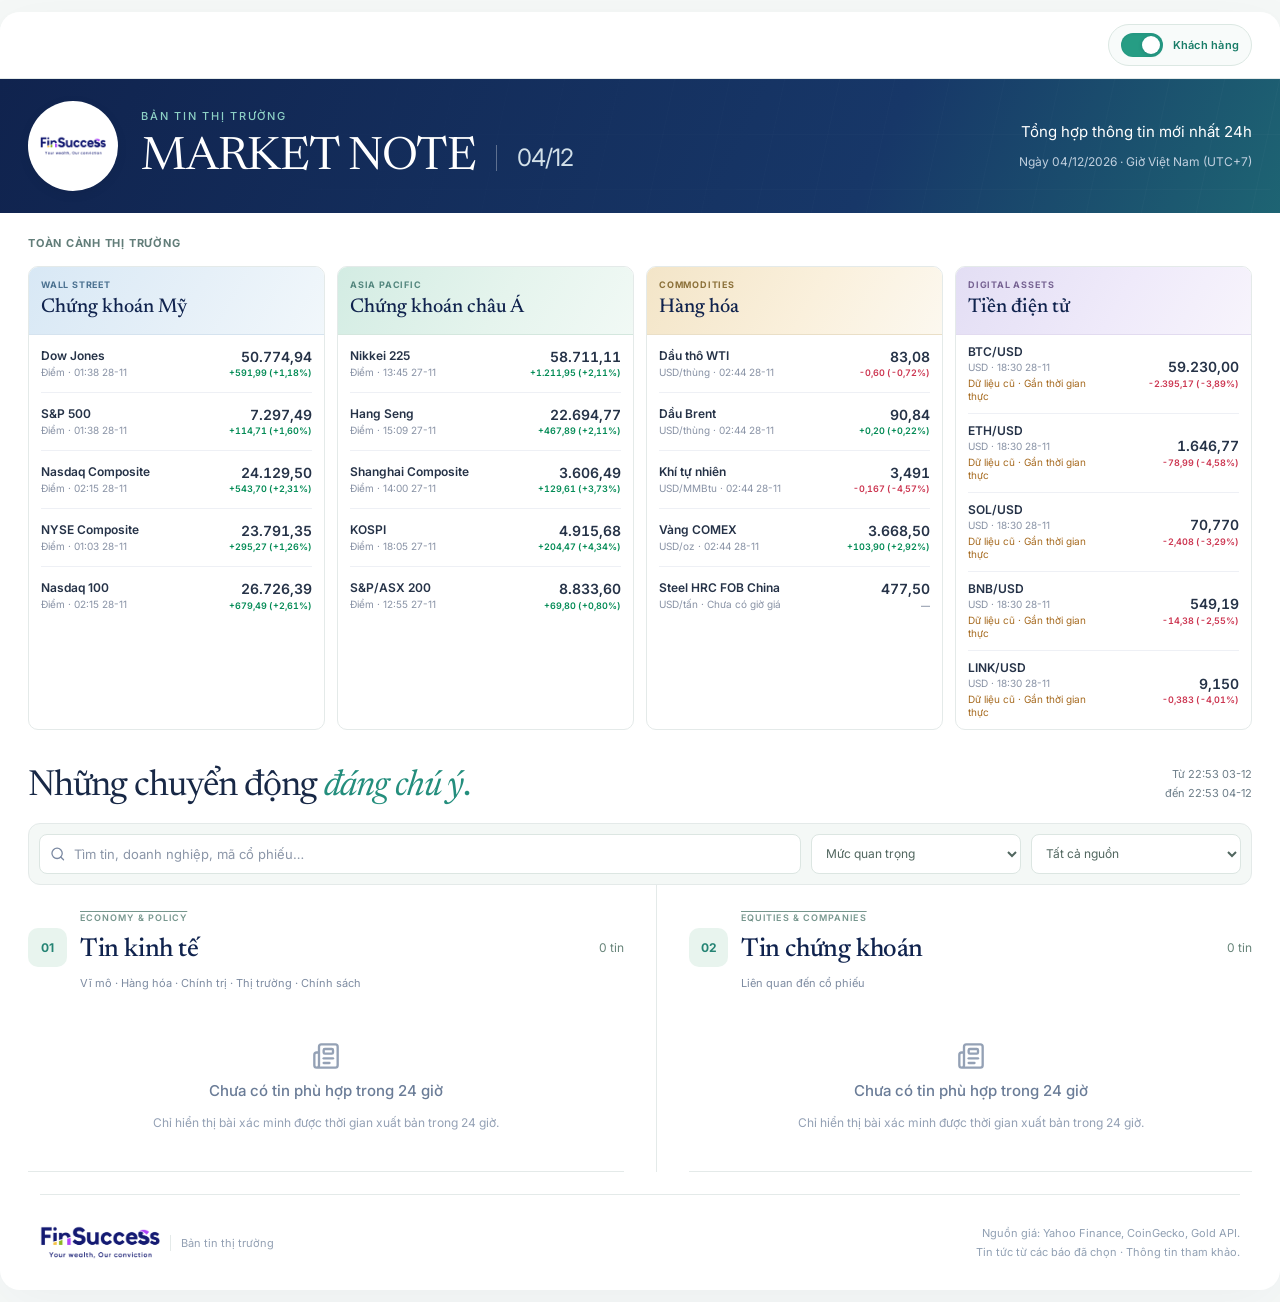
<file: index.html>
<!doctype html>
<html lang="vi">
<head>
<meta charset="utf-8">
<meta name="viewport" content="width=device-width, initial-scale=1">

<title>FinSuccess | Bản tin dành cho khách hàng</title>
<meta name="description" content="Dashboard chỉ số thị trường và tin kinh tế, chứng khoán trong 24 giờ.">
<link rel="icon" href="favicon.svg">
  <script type="module" crossorigin src="./assets/index-BW0CKid4.js"></script>
  <link rel="modulepreload" crossorigin href="./assets/globals-DZVT-0X2.js">
  <link rel="stylesheet" crossorigin href="./assets/globals-CBZSgCTR.css">
</head>
<body class="antialiased">
<div id="root"></div>
</body>
</html>
</file>
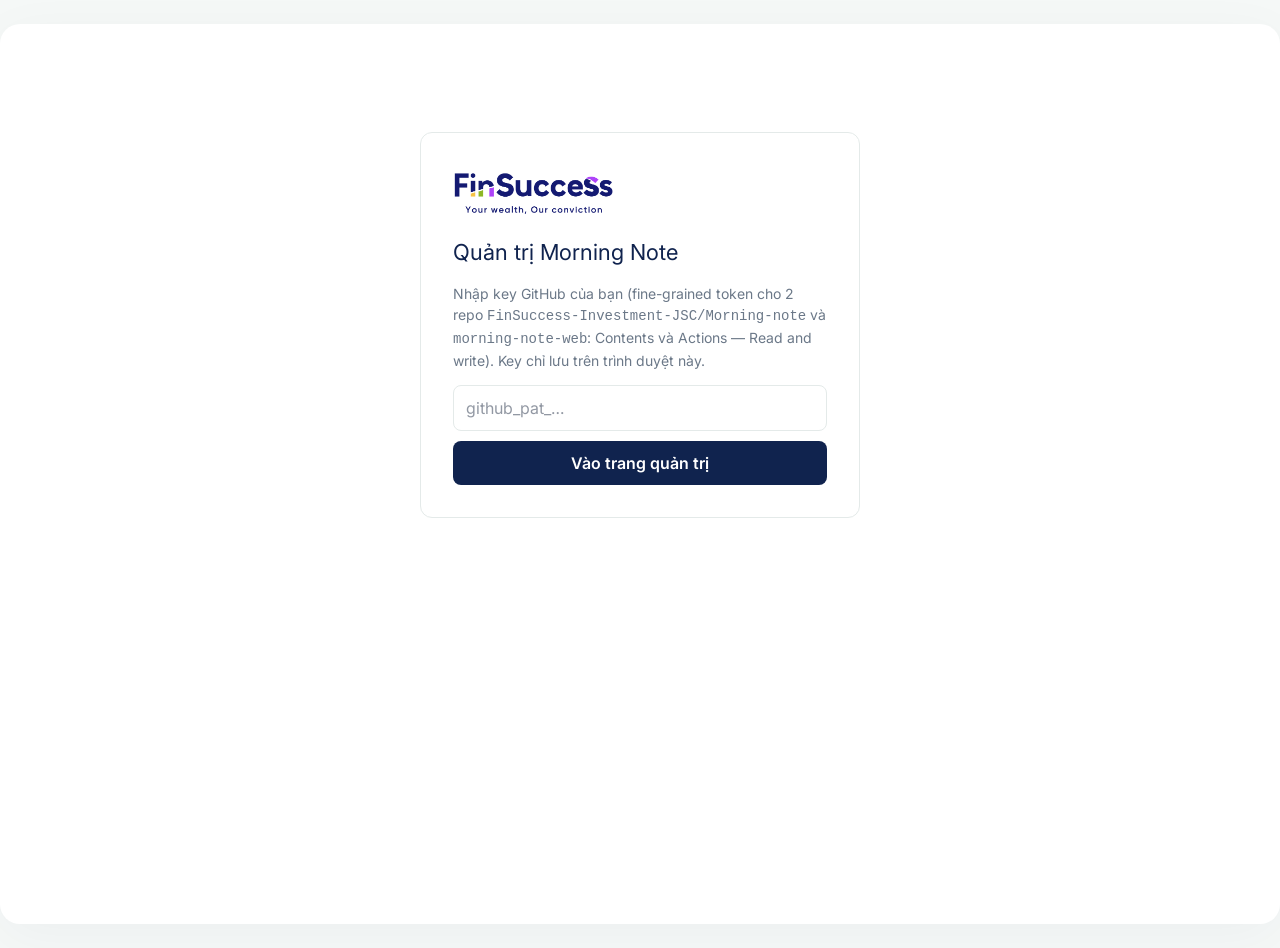
<file: admin.html>
<!doctype html>
<html lang="vi">
<head>
<meta charset="utf-8">
<meta name="viewport" content="width=device-width, initial-scale=1">
<meta name="robots" content="noindex">
<title>FinSuccess | Quản trị bản tin</title>
<meta name="description" content="Dashboard chỉ số thị trường và tin kinh tế, chứng khoán trong 24 giờ.">
<link rel="icon" href="favicon.svg">
  <script type="module" crossorigin src="./assets/admin-C2zmy8rt.js"></script>
  <link rel="modulepreload" crossorigin href="./assets/globals-DZVT-0X2.js">
  <link rel="stylesheet" crossorigin href="./assets/globals-CBZSgCTR.css">
</head>
<body class="antialiased">
<div id="root"></div>
</body>
</html>
</file>
<file: assets/globals-CBZSgCTR.css>
@import "https://fonts.googleapis.com/css2?family=Inter:wght@400;500;600;700&family=Newsreader:ital,wght@0,400;0,500;0,600;1,400;1,500&display=swap";@layer properties{@supports (((-webkit-hyphens:none)) and (not (margin-trim:inline))) or ((-moz-orient:inline) and (not (color:rgb(from red r g b)))){*,:before,:after,::backdrop{--tw-translate-x:0;--tw-translate-y:0;--tw-translate-z:0;--tw-rotate-x:initial;--tw-rotate-y:initial;--tw-rotate-z:initial;--tw-skew-x:initial;--tw-skew-y:initial;--tw-scroll-snap-strictness:proximity;--tw-border-style:solid;--tw-leading:initial;--tw-font-weight:initial;--tw-tracking:initial;--tw-ordinal:initial;--tw-slashed-zero:initial;--tw-numeric-figure:initial;--tw-numeric-spacing:initial;--tw-numeric-fraction:initial;--tw-shadow:0 0 #0000;--tw-shadow-color:initial;--tw-shadow-alpha:100%;--tw-inset-shadow:0 0 #0000;--tw-inset-shadow-color:initial;--tw-inset-shadow-alpha:100%;--tw-ring-color:initial;--tw-ring-shadow:0 0 #0000;--tw-inset-ring-color:initial;--tw-inset-ring-shadow:0 0 #0000;--tw-ring-inset:initial;--tw-ring-offset-width:0px;--tw-ring-offset-color:#fff;--tw-ring-offset-shadow:0 0 #0000;--tw-outline-style:solid;--tw-blur:initial;--tw-brightness:initial;--tw-contrast:initial;--tw-grayscale:initial;--tw-hue-rotate:initial;--tw-invert:initial;--tw-opacity:initial;--tw-saturate:initial;--tw-sepia:initial;--tw-drop-shadow:initial;--tw-drop-shadow-color:initial;--tw-drop-shadow-alpha:100%;--tw-drop-shadow-size:initial;--tw-duration:initial;--tw-ease:initial}}}@layer theme{:root,:host{--font-sans:ui-sans-serif, system-ui, sans-serif, "Apple Color Emoji", "Segoe UI Emoji", "Segoe UI Symbol", "Noto Color Emoji";--font-mono:ui-monospace, SFMono-Regular, Menlo, Monaco, Consolas, "Liberation Mono", "Courier New", monospace;--color-black:#000;--color-white:#fff;--spacing:.25rem;--container-xs:20rem;--container-sm:24rem;--container-lg:32rem;--text-xs:.75rem;--text-xs--line-height:calc(1 / .75);--text-sm:.875rem;--text-sm--line-height:calc(1.25 / .875);--text-base:1rem;--text-base--line-height:calc(1.5 / 1);--text-lg:1.125rem;--text-lg--line-height:calc(1.75 / 1.125);--font-weight-normal:400;--font-weight-medium:500;--font-weight-semibold:600;--tracking-tight:-.025em;--tracking-widest:.1em;--leading-tight:1.25;--leading-snug:1.375;--leading-normal:1.5;--leading-relaxed:1.625;--radius-xs:.125rem;--radius-sm:.25rem;--radius-md:.375rem;--radius-lg:.5rem;--radius-xl:.75rem;--ease-in-out:cubic-bezier(.4, 0, .2, 1);--animate-spin:spin 1s linear infinite;--animate-pulse:pulse 2s cubic-bezier(.4, 0, .6, 1) infinite;--aspect-video:16 / 9;--default-transition-duration:.15s;--default-transition-timing-function:cubic-bezier(.4, 0, .2, 1);--default-font-family:var(--font-sans);--default-mono-font-family:var(--font-mono)}}@layer base{*,:after,:before,::backdrop{box-sizing:border-box;border:0 solid;margin:0;padding:0}::file-selector-button{box-sizing:border-box;border:0 solid;margin:0;padding:0}html,:host{-webkit-text-size-adjust:100%;tab-size:4;line-height:1.5;font-family:var(--default-font-family,ui-sans-serif, system-ui, sans-serif, "Apple Color Emoji", "Segoe UI Emoji", "Segoe UI Symbol", "Noto Color Emoji");font-feature-settings:var(--default-font-feature-settings,normal);font-variation-settings:var(--default-font-variation-settings,normal);-webkit-tap-highlight-color:transparent}hr{height:0;color:inherit;border-top-width:1px}abbr:where([title]){-webkit-text-decoration:underline dotted;text-decoration:underline dotted}h1,h2,h3,h4,h5,h6{font-size:inherit;font-weight:inherit}a{color:inherit;-webkit-text-decoration:inherit;-webkit-text-decoration:inherit;-webkit-text-decoration:inherit;-webkit-text-decoration:inherit;text-decoration:inherit}b,strong{font-weight:bolder}code,kbd,samp,pre{font-family:var(--default-mono-font-family,ui-monospace, SFMono-Regular, Menlo, Monaco, Consolas, "Liberation Mono", "Courier New", monospace);font-feature-settings:var(--default-mono-font-feature-settings,normal);font-variation-settings:var(--default-mono-font-variation-settings,normal);font-size:1em}small{font-size:80%}sub,sup{vertical-align:baseline;font-size:75%;line-height:0;position:relative}sub{bottom:-.25em}sup{top:-.5em}table{text-indent:0;border-color:inherit;border-collapse:collapse}:-moz-focusring{outline:auto}progress{vertical-align:baseline}summary{display:list-item}ol,ul,menu{list-style:none}img,svg,video,canvas,audio,iframe,embed,object{vertical-align:middle;display:block}img,video{max-width:100%;height:auto}button,input,select,optgroup,textarea{font:inherit;font-feature-settings:inherit;font-variation-settings:inherit;letter-spacing:inherit;color:inherit;opacity:1;background-color:#0000;border-radius:0}::file-selector-button{font:inherit;font-feature-settings:inherit;font-variation-settings:inherit;letter-spacing:inherit;color:inherit;opacity:1;background-color:#0000;border-radius:0}:where(select:is([multiple],[size])) optgroup{font-weight:bolder}:where(select:is([multiple],[size])) optgroup option{padding-inline-start:20px}::file-selector-button{margin-inline-end:4px}::placeholder{opacity:1}@supports (not ((-webkit-appearance:-apple-pay-button))) or (contain-intrinsic-size:1px){::placeholder{color:currentColor}@supports (color:color-mix(in lab, red, red)){::placeholder{color:color-mix(in oklab, currentcolor 50%, transparent)}}}textarea{resize:vertical}::-webkit-search-decoration{-webkit-appearance:none}::-webkit-date-and-time-value{min-height:1lh;text-align:inherit}::-webkit-datetime-edit{display:inline-flex}::-webkit-datetime-edit-fields-wrapper{padding:0}::-webkit-datetime-edit{padding-block:0}::-webkit-datetime-edit-year-field{padding-block:0}::-webkit-datetime-edit-month-field{padding-block:0}::-webkit-datetime-edit-day-field{padding-block:0}::-webkit-datetime-edit-hour-field{padding-block:0}::-webkit-datetime-edit-minute-field{padding-block:0}::-webkit-datetime-edit-second-field{padding-block:0}::-webkit-datetime-edit-millisecond-field{padding-block:0}::-webkit-datetime-edit-meridiem-field{padding-block:0}::-webkit-calendar-picker-indicator{line-height:1}:-moz-ui-invalid{box-shadow:none}button,input:where([type=button],[type=reset],[type=submit]){appearance:button}::file-selector-button{appearance:button}::-webkit-inner-spin-button{height:auto}::-webkit-outer-spin-button{height:auto}[hidden]:where(:not([hidden=until-found])){display:none!important}}@layer components;@layer utilities{.\@container{container-type:inline-size}.pointer-events-none{pointer-events:none}.invisible{visibility:hidden}.visible{visibility:visible}.sr-only{clip-path:inset(50%);white-space:nowrap;border-width:0;width:1px;height:1px;margin:-1px;padding:0;position:absolute;overflow:hidden}.absolute{position:absolute}.fixed{position:fixed}.relative{position:relative}.inset-0{inset:calc(var(--spacing) * 0)}.inset-x-0{inset-inline:calc(var(--spacing) * 0)}.inset-y-0{inset-block:calc(var(--spacing) * 0)}.inset-s-1{inset-inline-start:calc(var(--spacing) * 1)}.start{inset-inline-start:var(--spacing)}.end{inset-inline-end:var(--spacing)}.-top-12{top:calc(var(--spacing) * -12)}.top-0{top:calc(var(--spacing) * 0)}.top-1{top:calc(var(--spacing) * 1)}.top-3{top:calc(var(--spacing) * 3)}.top-4{top:calc(var(--spacing) * 4)}.top-full{top:100%}.-right-12{right:calc(var(--spacing) * -12)}.right-0{right:calc(var(--spacing) * 0)}.right-1{right:calc(var(--spacing) * 1)}.right-2{right:calc(var(--spacing) * 2)}.right-3{right:calc(var(--spacing) * 3)}.right-4{right:calc(var(--spacing) * 4)}.-bottom-12{bottom:calc(var(--spacing) * -12)}.bottom-0{bottom:calc(var(--spacing) * 0)}.-left-12{left:calc(var(--spacing) * -12)}.left-0{left:calc(var(--spacing) * 0)}.left-1{left:calc(var(--spacing) * 1)}.left-2{left:calc(var(--spacing) * 2)}.left-3{left:calc(var(--spacing) * 3)}.isolate{isolation:isolate}.z-10{z-index:10}.z-20{z-index:20}.z-50{z-index:50}.order-first{order:-9999}.order-last{order:9999}.col-start-2{grid-column-start:2}.row-span-2{grid-row:span 2/span 2}.row-start-1{grid-row-start:1}.m-0{margin:calc(var(--spacing) * 0)}.-mx-1{margin-inline:calc(var(--spacing) * -1)}.mx-2{margin-inline:calc(var(--spacing) * 2)}.mx-3{margin-inline:calc(var(--spacing) * 3)}.mx-auto{margin-inline:auto}.-my-2{margin-block:calc(var(--spacing) * -2)}.my-0{margin-block:calc(var(--spacing) * 0)}.my-1{margin-block:calc(var(--spacing) * 1)}.-mt-4{margin-top:calc(var(--spacing) * -4)}.mt-0{margin-top:calc(var(--spacing) * 0)}.mt-1{margin-top:calc(var(--spacing) * 1)}.mt-2{margin-top:calc(var(--spacing) * 2)}.mt-4{margin-top:calc(var(--spacing) * 4)}.mt-auto{margin-top:auto}.mb-2{margin-bottom:calc(var(--spacing) * 2)}.mb-3{margin-bottom:calc(var(--spacing) * 3)}.-ml-1{margin-left:calc(var(--spacing) * -1)}.-ml-4{margin-left:calc(var(--spacing) * -4)}.ml-1{margin-left:calc(var(--spacing) * 1)}.ml-4{margin-left:calc(var(--spacing) * 4)}.ml-auto{margin-left:auto}.line-clamp-1{-webkit-line-clamp:1;-webkit-box-orient:vertical;display:-webkit-box;overflow:hidden}.line-clamp-2{-webkit-line-clamp:2;-webkit-box-orient:vertical;display:-webkit-box;overflow:hidden}.block{display:block}.contents{display:contents}.flex{display:flex}.grid{display:grid}.hidden{display:none}.hidden\!{display:none!important}.inline-flex{display:inline-flex}.table{display:table}.table-caption{display:table-caption}.table-cell{display:table-cell}.table-row{display:table-row}.field-sizing-content{field-sizing:content}.aspect-square{aspect-ratio:1}.aspect-video{aspect-ratio:var(--aspect-video)}.size-2{width:calc(var(--spacing) * 2);height:calc(var(--spacing) * 2)}.size-3{width:calc(var(--spacing) * 3);height:calc(var(--spacing) * 3)}.size-4{width:calc(var(--spacing) * 4);height:calc(var(--spacing) * 4)}.size-6{width:calc(var(--spacing) * 6);height:calc(var(--spacing) * 6)}.size-7{width:calc(var(--spacing) * 7);height:calc(var(--spacing) * 7)}.size-8{width:calc(var(--spacing) * 8);height:calc(var(--spacing) * 8)}.size-9{width:calc(var(--spacing) * 9);height:calc(var(--spacing) * 9)}.size-10{width:calc(var(--spacing) * 10);height:calc(var(--spacing) * 10)}.size-16{width:calc(var(--spacing) * 16);height:calc(var(--spacing) * 16)}.size-auto{width:auto;height:auto}.size-full{width:100%;height:100%}.h-1{height:calc(var(--spacing) * 1)}.h-2{height:calc(var(--spacing) * 2)}.h-4{height:calc(var(--spacing) * 4)}.h-5{height:calc(var(--spacing) * 5)}.h-6{height:calc(var(--spacing) * 6)}.h-7{height:calc(var(--spacing) * 7)}.h-8{height:calc(var(--spacing) * 8)}.h-9{height:calc(var(--spacing) * 9)}.h-10{height:calc(var(--spacing) * 10)}.h-12{height:calc(var(--spacing) * 12)}.h-auto{height:auto}.h-full{height:100%}.h-max{height:max-content}.h-px{height:1px}.h-svh{height:100svh}.max-h-96{max-height:calc(var(--spacing) * 96)}.min-h-0{min-height:calc(var(--spacing) * 0)}.min-h-4{min-height:calc(var(--spacing) * 4)}.min-h-9{min-height:calc(var(--spacing) * 9)}.min-h-16{min-height:calc(var(--spacing) * 16)}.min-h-full{min-height:100%}.min-h-svh{min-height:100svh}.w-0{width:calc(var(--spacing) * 0)}.w-1{width:calc(var(--spacing) * 1)}.w-2{width:calc(var(--spacing) * 2)}.w-3{width:calc(var(--spacing) * 3)}.w-4{width:calc(var(--spacing) * 4)}.w-5{width:calc(var(--spacing) * 5)}.w-9{width:calc(var(--spacing) * 9)}.w-10{width:calc(var(--spacing) * 10)}.w-24{width:calc(var(--spacing) * 24)}.w-64{width:calc(var(--spacing) * 64)}.w-72{width:calc(var(--spacing) * 72)}.w-auto{width:auto}.w-fit{width:fit-content}.w-full{width:100%}.w-max{width:max-content}.w-px{width:1px}.max-w-full{max-width:100%}.max-w-max{max-width:max-content}.max-w-sm{max-width:var(--container-sm)}.min-w-0{min-width:calc(var(--spacing) * 0)}.min-w-5{min-width:calc(var(--spacing) * 5)}.min-w-8{min-width:calc(var(--spacing) * 8)}.min-w-9{min-width:calc(var(--spacing) * 9)}.min-w-10{min-width:calc(var(--spacing) * 10)}.min-w-16{min-width:calc(var(--spacing) * 16)}.min-w-40{min-width:calc(var(--spacing) * 40)}.flex-1{flex:1}.shrink-0{flex-shrink:0}.grow{flex-grow:1}.grow-0{flex-grow:0}.basis-full{flex-basis:100%}.caption-bottom{caption-side:bottom}.border-collapse{border-collapse:collapse}.-translate-x-1{--tw-translate-x:calc(var(--spacing) * -1);translate:var(--tw-translate-x) var(--tw-translate-y)}.-translate-x-px{--tw-translate-x:-1px;translate:var(--tw-translate-x) var(--tw-translate-y)}.translate-x-px{--tw-translate-x:1px;translate:var(--tw-translate-x) var(--tw-translate-y)}.-translate-y-1{--tw-translate-y:calc(var(--spacing) * -1);translate:var(--tw-translate-x) var(--tw-translate-y)}.-translate-y-3{--tw-translate-y:calc(var(--spacing) * -3);translate:var(--tw-translate-x) var(--tw-translate-y)}.translate-y-0{--tw-translate-y:calc(var(--spacing) * 0);translate:var(--tw-translate-x) var(--tw-translate-y)}.translate-y-3{--tw-translate-y:calc(var(--spacing) * 3);translate:var(--tw-translate-x) var(--tw-translate-y)}.rotate-45{rotate:45deg}.rotate-90{rotate:90deg}.transform{transform:var(--tw-rotate-x,) var(--tw-rotate-y,) var(--tw-rotate-z,) var(--tw-skew-x,) var(--tw-skew-y,)}.animate-pulse{animation:var(--animate-pulse)}.animate-spin{animation:var(--animate-spin)}.cursor-default{cursor:default}.cursor-text{cursor:text}.touch-none{touch-action:none}.resize{resize:both}.resize-none{resize:none}.snap-x{scroll-snap-type:x var(--tw-scroll-snap-strictness)}.snap-mandatory{--tw-scroll-snap-strictness:mandatory}.scroll-my-1{scroll-margin-block:calc(var(--spacing) * 1)}.scroll-px-1{scroll-padding-inline:calc(var(--spacing) * 1)}.scroll-py-1{scroll-padding-block:calc(var(--spacing) * 1)}.list-disc{list-style-type:disc}.list-none{list-style-type:none}.appearance-none{appearance:none}.auto-rows-min{grid-auto-rows:min-content}.flex-col{flex-direction:column}.flex-col-reverse{flex-direction:column-reverse}.flex-row{flex-direction:row}.flex-wrap{flex-wrap:wrap}.place-content-center{place-content:center}.place-items-center{place-items:center}.items-center{align-items:center}.items-end{align-items:flex-end}.items-start{align-items:flex-start}.items-stretch{align-items:stretch}.justify-between{justify-content:space-between}.justify-center{justify-content:center}.justify-start{justify-content:flex-start}.justify-items-start{justify-items:start}.gap-0{gap:calc(var(--spacing) * 0)}.gap-1{gap:calc(var(--spacing) * 1)}.gap-2{gap:calc(var(--spacing) * 2)}.gap-3{gap:calc(var(--spacing) * 3)}.gap-4{gap:calc(var(--spacing) * 4)}.gap-6{gap:calc(var(--spacing) * 6)}.gap-7{gap:calc(var(--spacing) * 7)}.gap-8{gap:calc(var(--spacing) * 8)}.gap-y-0{row-gap:calc(var(--spacing) * 0)}.self-end{align-self:flex-end}.self-start{align-self:flex-start}.self-stretch{align-self:stretch}.justify-self-end{justify-self:flex-end}.truncate{text-overflow:ellipsis;white-space:nowrap;overflow:hidden}.overflow-auto{overflow:auto}.overflow-hidden{overflow:hidden}.overflow-x-auto{overflow-x:auto}.overflow-x-hidden{overflow-x:hidden}.overflow-y-auto{overflow-y:auto}.overscroll-contain{overscroll-behavior:contain}.overscroll-x-contain{overscroll-behavior-x:contain}.rounded-full{border-radius:3.40282e38px}.rounded-lg{border-radius:var(--radius-lg)}.rounded-md{border-radius:var(--radius-md)}.rounded-none{border-radius:0}.rounded-sm{border-radius:var(--radius-sm)}.rounded-xl{border-radius:var(--radius-xl)}.rounded-xs{border-radius:var(--radius-xs)}.rounded-l-md{border-top-left-radius:var(--radius-md);border-bottom-left-radius:var(--radius-md)}.rounded-tl-sm{border-top-left-radius:var(--radius-sm)}.rounded-r-md{border-top-right-radius:var(--radius-md);border-bottom-right-radius:var(--radius-md)}.border{border-style:var(--tw-border-style);border-width:1px}.border-0{border-style:var(--tw-border-style);border-width:0}.border-y{border-block-style:var(--tw-border-style);border-block-width:1px}.border-t{border-top-style:var(--tw-border-style);border-top-width:1px}.border-r{border-right-style:var(--tw-border-style);border-right-width:1px}.border-b{border-bottom-style:var(--tw-border-style);border-bottom-width:1px}.border-l{border-left-style:var(--tw-border-style);border-left-width:1px}.border-dashed{--tw-border-style:dashed;border-style:dashed}.border-none{--tw-border-style:none;border-style:none}.border-transparent{border-color:#0000}.border-t-transparent{border-top-color:#0000}.border-l-transparent{border-left-color:#0000}.bg-black{background-color:var(--color-black)}.bg-transparent{background-color:#0000}.bg-white{background-color:var(--color-white)}.bg-clip-padding{background-clip:padding-box}.fill-current{fill:currentColor}.p-0{padding:calc(var(--spacing) * 0)}.p-1{padding:calc(var(--spacing) * 1)}.p-2{padding:calc(var(--spacing) * 2)}.p-3{padding:calc(var(--spacing) * 3)}.p-4{padding:calc(var(--spacing) * 4)}.p-6{padding:calc(var(--spacing) * 6)}.p-px{padding:1px}.px-1{padding-inline:calc(var(--spacing) * 1)}.px-2{padding-inline:calc(var(--spacing) * 2)}.px-3{padding-inline:calc(var(--spacing) * 3)}.px-4{padding-inline:calc(var(--spacing) * 4)}.px-6{padding-inline:calc(var(--spacing) * 6)}.py-0{padding-block:calc(var(--spacing) * 0)}.py-1{padding-block:calc(var(--spacing) * 1)}.py-2{padding-block:calc(var(--spacing) * 2)}.py-3{padding-block:calc(var(--spacing) * 3)}.py-4{padding-block:calc(var(--spacing) * 4)}.py-6{padding-block:calc(var(--spacing) * 6)}.pt-0{padding-top:calc(var(--spacing) * 0)}.pt-3{padding-top:calc(var(--spacing) * 3)}.pt-4{padding-top:calc(var(--spacing) * 4)}.pr-1{padding-right:calc(var(--spacing) * 1)}.pr-2{padding-right:calc(var(--spacing) * 2)}.pr-3{padding-right:calc(var(--spacing) * 3)}.pr-8{padding-right:calc(var(--spacing) * 8)}.pr-9{padding-right:calc(var(--spacing) * 9)}.pb-2{padding-bottom:calc(var(--spacing) * 2)}.pb-3{padding-bottom:calc(var(--spacing) * 3)}.pb-4{padding-bottom:calc(var(--spacing) * 4)}.pl-2{padding-left:calc(var(--spacing) * 2)}.pl-3{padding-left:calc(var(--spacing) * 3)}.pl-4{padding-left:calc(var(--spacing) * 4)}.pl-8{padding-left:calc(var(--spacing) * 8)}.text-center{text-align:center}.text-left{text-align:left}.align-middle{vertical-align:middle}.font-mono{font-family:var(--font-mono)}.font-sans{font-family:var(--font-sans)}.text-base{font-size:var(--text-base);line-height:var(--tw-leading,var(--text-base--line-height))}.text-lg{font-size:var(--text-lg);line-height:var(--tw-leading,var(--text-lg--line-height))}.text-sm{font-size:var(--text-sm);line-height:var(--tw-leading,var(--text-sm--line-height))}.text-xs{font-size:var(--text-xs);line-height:var(--tw-leading,var(--text-xs--line-height))}.leading-none{--tw-leading:1;line-height:1}.leading-normal{--tw-leading:var(--leading-normal);line-height:var(--leading-normal)}.leading-relaxed{--tw-leading:var(--leading-relaxed);line-height:var(--leading-relaxed)}.leading-snug{--tw-leading:var(--leading-snug);line-height:var(--leading-snug)}.leading-tight{--tw-leading:var(--leading-tight);line-height:var(--leading-tight)}.font-medium{--tw-font-weight:var(--font-weight-medium);font-weight:var(--font-weight-medium)}.font-normal{--tw-font-weight:var(--font-weight-normal);font-weight:var(--font-weight-normal)}.font-semibold{--tw-font-weight:var(--font-weight-semibold);font-weight:var(--font-weight-semibold)}.tracking-tight{--tw-tracking:var(--tracking-tight);letter-spacing:var(--tracking-tight)}.tracking-widest{--tw-tracking:var(--tracking-widest);letter-spacing:var(--tracking-widest)}.text-balance{text-wrap:balance}.wrap-break-word{overflow-wrap:break-word}.whitespace-normal{white-space:normal}.whitespace-nowrap{white-space:nowrap}.text-current{color:currentColor}.text-white{color:var(--color-white)}.tabular-nums{--tw-numeric-spacing:tabular-nums;font-variant-numeric:var(--tw-ordinal,) var(--tw-slashed-zero,) var(--tw-numeric-figure,) var(--tw-numeric-spacing,) var(--tw-numeric-fraction,)}.overline{text-decoration-line:overline}.underline-offset-4{text-underline-offset:4px}.antialiased{-webkit-font-smoothing:antialiased;-moz-osx-font-smoothing:grayscale}.opacity-0{opacity:0}.opacity-50{opacity:.5}.opacity-60{opacity:.6}.opacity-70{opacity:.7}.shadow{--tw-shadow:0 1px 3px 0 var(--tw-shadow-color,#0000001a), 0 1px 2px -1px var(--tw-shadow-color,#0000001a);box-shadow:var(--tw-inset-shadow), var(--tw-inset-ring-shadow), var(--tw-ring-offset-shadow), var(--tw-ring-shadow), var(--tw-shadow)}.shadow-lg{--tw-shadow:0 10px 15px -3px var(--tw-shadow-color,#0000001a), 0 4px 6px -4px var(--tw-shadow-color,#0000001a);box-shadow:var(--tw-inset-shadow), var(--tw-inset-ring-shadow), var(--tw-ring-offset-shadow), var(--tw-ring-shadow), var(--tw-shadow)}.shadow-md{--tw-shadow:0 4px 6px -1px var(--tw-shadow-color,#0000001a), 0 2px 4px -2px var(--tw-shadow-color,#0000001a);box-shadow:var(--tw-inset-shadow), var(--tw-inset-ring-shadow), var(--tw-ring-offset-shadow), var(--tw-ring-shadow), var(--tw-shadow)}.shadow-none{--tw-shadow:0 0 #0000;box-shadow:var(--tw-inset-shadow), var(--tw-inset-ring-shadow), var(--tw-ring-offset-shadow), var(--tw-ring-shadow), var(--tw-shadow)}.shadow-sm{--tw-shadow:0 1px 3px 0 var(--tw-shadow-color,#0000001a), 0 1px 2px -1px var(--tw-shadow-color,#0000001a);box-shadow:var(--tw-inset-shadow), var(--tw-inset-ring-shadow), var(--tw-ring-offset-shadow), var(--tw-ring-shadow), var(--tw-shadow)}.shadow-xl{--tw-shadow:0 20px 25px -5px var(--tw-shadow-color,#0000001a), 0 8px 10px -6px var(--tw-shadow-color,#0000001a);box-shadow:var(--tw-inset-shadow), var(--tw-inset-ring-shadow), var(--tw-ring-offset-shadow), var(--tw-ring-shadow), var(--tw-shadow)}.shadow-xs{--tw-shadow:0 1px 2px 0 var(--tw-shadow-color,#0000000d);box-shadow:var(--tw-inset-shadow), var(--tw-inset-ring-shadow), var(--tw-ring-offset-shadow), var(--tw-ring-shadow), var(--tw-shadow)}.ring-0{--tw-ring-shadow:var(--tw-ring-inset,) 0 0 0 calc(0px + var(--tw-ring-offset-width)) var(--tw-ring-color,currentcolor);box-shadow:var(--tw-inset-shadow), var(--tw-inset-ring-shadow), var(--tw-ring-offset-shadow), var(--tw-ring-shadow), var(--tw-shadow)}.ring-1{--tw-ring-shadow:var(--tw-ring-inset,) 0 0 0 calc(1px + var(--tw-ring-offset-width)) var(--tw-ring-color,currentcolor);box-shadow:var(--tw-inset-shadow), var(--tw-inset-ring-shadow), var(--tw-ring-offset-shadow), var(--tw-ring-shadow), var(--tw-shadow)}.ring-2{--tw-ring-shadow:var(--tw-ring-inset,) 0 0 0 calc(2px + var(--tw-ring-offset-width)) var(--tw-ring-color,currentcolor);box-shadow:var(--tw-inset-shadow), var(--tw-inset-ring-shadow), var(--tw-ring-offset-shadow), var(--tw-ring-shadow), var(--tw-shadow)}.ring-3{--tw-ring-shadow:var(--tw-ring-inset,) 0 0 0 calc(3px + var(--tw-ring-offset-width)) var(--tw-ring-color,currentcolor);box-shadow:var(--tw-inset-shadow), var(--tw-inset-ring-shadow), var(--tw-ring-offset-shadow), var(--tw-ring-shadow), var(--tw-shadow)}.outline-hidden{--tw-outline-style:none;outline-style:none}@media (forced-colors:active){.outline-hidden{outline-offset:2px;outline:2px solid #0000}}.outline{outline-style:var(--tw-outline-style);outline-width:1px}.blur{--tw-blur:blur(8px);filter:var(--tw-blur,) var(--tw-brightness,) var(--tw-contrast,) var(--tw-grayscale,) var(--tw-hue-rotate,) var(--tw-invert,) var(--tw-saturate,) var(--tw-sepia,) var(--tw-drop-shadow,)}.transition{transition-property:color,background-color,border-color,outline-color,text-decoration-color,fill,stroke,--tw-gradient-from,--tw-gradient-via,--tw-gradient-to,opacity,box-shadow,transform,translate,scale,rotate,filter,-webkit-backdrop-filter,backdrop-filter,display,content-visibility,overlay,pointer-events;transition-timing-function:var(--tw-ease,var(--default-transition-timing-function));transition-duration:var(--tw-duration,var(--default-transition-duration))}.transition-all{transition-property:all;transition-timing-function:var(--tw-ease,var(--default-transition-timing-function));transition-duration:var(--tw-duration,var(--default-transition-duration))}.transition-colors{transition-property:color,background-color,border-color,outline-color,text-decoration-color,fill,stroke,--tw-gradient-from,--tw-gradient-via,--tw-gradient-to;transition-timing-function:var(--tw-ease,var(--default-transition-timing-function));transition-duration:var(--tw-duration,var(--default-transition-duration))}.transition-opacity{transition-property:opacity;transition-timing-function:var(--tw-ease,var(--default-transition-timing-function));transition-duration:var(--tw-duration,var(--default-transition-duration))}.transition-shadow{transition-property:box-shadow;transition-timing-function:var(--tw-ease,var(--default-transition-timing-function));transition-duration:var(--tw-duration,var(--default-transition-duration))}.transition-transform{transition-property:transform,translate,scale,rotate;transition-timing-function:var(--tw-ease,var(--default-transition-timing-function));transition-duration:var(--tw-duration,var(--default-transition-duration))}.transition-none{transition-property:none}.duration-100{--tw-duration:.1s;transition-duration:.1s}.duration-200{--tw-duration:.2s;transition-duration:.2s}.duration-300{--tw-duration:.3s;transition-duration:.3s}.duration-1000{--tw-duration:1s;transition-duration:1s}.ease-in-out{--tw-ease:var(--ease-in-out);transition-timing-function:var(--ease-in-out)}.ease-linear{--tw-ease:linear;transition-timing-function:linear}.contain-content{contain:content}.outline-none{--tw-outline-style:none;outline-style:none}.select-none{-webkit-user-select:none;user-select:none}}:root{--navy:#102b5c;--blue:#265ee9;--ink:#17263f;--muted:#79849a;--line:#e4e9f1;--positive:#008a54;--negative:#cc3550;color:var(--ink);background:#f3f5f9;font-family:Arial,Helvetica,sans-serif}*{box-sizing:border-box}body{margin:0}button,input,select{font:inherit}button,a,input,select{-webkit-tap-highlight-color:transparent}button{cursor:pointer}button:disabled{cursor:wait;opacity:.55}a{color:inherit;text-decoration:none}button{color:inherit;background:0 0;border:0}input,select{outline:none}input:focus,select:focus,button:focus-visible,a:focus-visible{outline-offset:3px;outline:2px solid #709bff}input[type=checkbox]{accent-color:var(--blue);flex-shrink:0;width:17px;height:17px}h1,h2,h3,p{margin:0}.site-shell{background:#fff;border:1px solid #e7ebf2;max-width:1440px;min-height:100vh;margin:26px auto;box-shadow:0 15px 60px #1524420b}.masthead{color:#fff;background:linear-gradient(105deg,#132f61,#0c2249);justify-content:space-between;align-items:center;gap:20px;min-height:142px;padding:34px 40px;display:flex;position:relative;overflow:hidden}.masthead-grid{pointer-events:none;background-image:linear-gradient(#b9d0ff07 1px,#0000 1px),linear-gradient(90deg,#b9d0ff07 1px,#0000 1px);background-size:35px 35px;position:absolute;inset:0;transform:skew(-12deg);-webkit-mask-image:linear-gradient(90deg,#0000,#000);mask-image:linear-gradient(90deg,#0000,#000)}.brand{align-items:center;gap:23px;display:flex;position:relative}.brand-mark{letter-spacing:-1px;border:1px solid #ffffff6b;border-radius:50%;place-items:center;width:67px;height:67px;font-size:22px;font-weight:700;display:grid}.brand p{letter-spacing:.19em;color:#aebfdc;margin-bottom:8px;font-size:12px;font-weight:700}.brand h1{letter-spacing:-1.5px;align-items:center;gap:20px;font-size:43px;font-weight:750;line-height:1.1;display:flex}.edition-date{letter-spacing:-1px;color:#b8cae6;border-left:1px solid #ffffff50;padding-left:20px;font-size:28px;font-weight:400}.edition-meta{text-align:right;color:#aebfdc;flex-direction:column;gap:9px;font-size:12px;display:flex;position:relative}.edition-meta strong{color:#fff;font-size:16px;font-weight:400}.edition-label{letter-spacing:.13em;font-size:11px}.toolbar{border-bottom:1px solid var(--line);justify-content:space-between;align-items:center;gap:15px;padding:16px 40px;font-size:13px;display:flex}.toolbar-info,.toolbar-actions{align-items:center;gap:18px;display:flex}.window-badge{color:#2254ba;background:#edf3ff;border-radius:5px;align-items:center;gap:7px;padding:7px 10px;font-weight:700;display:flex}.sync-label{color:#6c7890}.icon-button{white-space:nowrap;border-radius:5px;justify-content:center;align-items:center;gap:7px;padding:6px;font-size:13px;display:inline-flex}.divider{background:var(--line);width:1px;height:19px}.summary-strip{border-bottom:1px solid var(--line);color:#7a8597;align-items:center;gap:30px;margin:0 40px;padding:19px 0 21px;font-size:13px;display:flex}.summary-strip>div,.summary-strip>button{align-items:center;gap:7px;display:flex}.summary-strip strong{color:var(--ink);font-size:15px}.truth-label{margin-left:auto;font-size:12px}.content-grid{grid-template-columns:minmax(300px,.36fr) minmax(0,.64fr);gap:38px;padding:25px 40px 40px;display:grid}.column-label{letter-spacing:.08em;color:#8b96a9;justify-content:space-between;margin-bottom:22px;font-size:10px;font-weight:700;display:flex}.column-label span:last-child{letter-spacing:0;font-weight:400}.market-section{margin-bottom:29px;scroll-margin-top:20px}.market-heading{border-top:2px solid var(--navy);text-align:center;background:#f3f6fb;padding:13px 14px 12px}.market-heading>span{letter-spacing:.16em;color:#7b8cab;margin-bottom:4px;font-size:10px;font-weight:700;display:block}.market-heading h2{color:var(--navy);font-size:19px;font-weight:750}.quote-row{border-bottom:1px solid #eef0f5;grid-template-columns:minmax(0,1fr) auto;align-items:start;gap:9px;min-height:87px;padding:13px 2px 12px;display:grid}.quote-name strong{font-size:15px;font-weight:650;line-height:1.35;display:block}.quote-meta{color:#8892a5;gap:5px;margin-top:5px;font-size:11px;display:flex}.quote-status{color:#72839d;margin-top:5px;font-size:10px;display:block}.quote-status.warning{color:#a66a1f}.quote-value{text-align:right;font-variant-numeric:tabular-nums;min-width:126px}.quote-value>strong{font-size:17px;font-weight:650;line-height:1.2;display:block}.quote-value>span{margin-top:5px;font-size:12px;font-weight:600;display:block}.quote-provider{color:#8b95a6;margin-top:6px;font-size:10px;display:block}.quote-provider:hover{color:var(--blue)}.positive{color:var(--positive)}.negative{color:var(--negative)}.neutral{color:#8892a5}.market-footnote{color:#8090a5;align-items:start;gap:9px;padding:12px 0;font-size:12px;line-height:1.6;display:flex}.market-footnote svg{flex-shrink:0;margin-top:3px}.news-intro{justify-content:space-between;align-items:flex-end;gap:15px;padding:0 0 25px;display:flex}.overline{letter-spacing:.15em;color:#5174b0;font-size:10px;font-weight:700}.news-intro h2{letter-spacing:-1.35px;color:var(--navy);margin-top:11px;font-size:38px;font-weight:700;line-height:1.13}.news-intro>p{color:#8892a5;text-align:right;white-space:nowrap;padding-bottom:4px;font-size:12px;line-height:1.7}.news-controls{gap:10px;display:flex}.search{border:1px solid var(--line);color:#7a88a1;background:#f6f8fb;border-radius:5px;flex:1;align-items:center;gap:9px;min-width:0;padding:11px 12px;display:flex}.search input{width:100%;min-width:0;color:var(--ink);background:0 0;border:0;font-size:13px}.search input::placeholder{color:#8b96a8}.news-controls select{border:1px solid var(--line);color:#64738d;background:#fff;border-radius:5px;max-width:165px;padding:8px 10px;font-size:12px}.category-tabs{border-bottom:1px solid var(--line);gap:23px;margin-top:17px;display:flex}.category-tabs button{color:#79859b;border-bottom:2px solid #0000;align-items:center;gap:7px;padding:12px 0 14px;font-size:13px;display:flex}.category-tabs button.selected{border-bottom-color:var(--blue);color:var(--navy);font-weight:700}.category-tabs button>span{color:#77869e;background:#f0f3f8;border-radius:4px;padding:2px 5px;font-size:10px;font-weight:400}.news-block{padding-top:29px;scroll-margin-top:20px}.news-heading{align-items:center;gap:13px;margin-bottom:3px;display:flex}.section-index{color:#315baf;background:#edf3ff;border-radius:5px;place-items:center;width:35px;height:35px;font-size:12px;font-weight:700;display:grid}.news-heading .overline{letter-spacing:.12em;color:#8c9bb1;font-size:9px}.news-heading h2{color:var(--navy);letter-spacing:-.3px;margin-top:4px;font-size:22px;font-weight:650}.count{color:#91a0b5;margin-left:auto;font-size:11px}.story-list{margin:9px 0 0;padding:0;list-style:none}.story-list li{border-bottom:1px solid #edf0f4;grid-template-columns:25px 1fr;gap:11px;padding:18px 0;display:grid}.story-number{color:#a4aebe;padding-top:4px;font-size:11px;font-weight:600}.external{vertical-align:baseline;color:#c1c9d5;opacity:0;margin-left:7px;display:inline}.story-title:hover .external{opacity:1}.story-meta{color:#8591a6;flex-wrap:wrap;align-items:center;gap:8px;margin-top:8px;font-size:11px;display:flex}.story-meta i{background:#bac4d4;border-radius:50%;width:3px;height:3px}.article-link{color:#abb4c3;margin-left:auto;font-size:10px}.show-more{border:1px solid var(--line);color:#5f7599;border-radius:4px;justify-content:center;align-items:center;gap:8px;width:100%;margin-top:16px;padding:10px;font-size:12px;display:flex}.rotate{transform:rotate(180deg)}.empty-news{color:#94a1b5;border-bottom:1px solid var(--line);text-align:center;flex-direction:column;justify-content:center;align-items:center;gap:10px;min-height:170px;padding:25px;display:flex}.empty-news strong{color:#6a7c97;font-size:15px;font-weight:500}.empty-news p{max-width:400px;font-size:12px;line-height:1.6}.news-policy{color:#7e8da4;background:#f7f9fc;border-left:2px solid #cbd9f3;align-items:start;gap:9px;margin-top:35px;padding:15px;font-size:12px;line-height:1.6;display:flex}.news-policy svg{flex-shrink:0;margin-top:2px}footer{border-top:1px solid var(--line);justify-content:space-between;align-items:center;gap:20px;margin:0 40px;padding:26px 0;display:flex}.footer-brand{color:var(--navy);align-items:center;gap:10px;font-size:14px;display:flex}.footer-brand>span:first-child{background:var(--navy);color:#fff;border-radius:4px;padding:8px;font-size:10px;font-weight:700}.footer-edition{color:#93a0b3;border-left:1px solid var(--line);padding-left:10px;font-size:11px}footer>p{color:#91a0b3;text-align:right;font-size:11px;line-height:1.7}.notice{color:#97631f;background:#fff8e9;border:1px solid #f4e4bf;border-radius:5px;align-items:start;gap:9px;margin:15px 40px 0;padding:12px;font-size:13px;line-height:1.6;display:flex}.notice.error{color:#b53449;background:#fff4f4;border-color:#f4d9dd}.notice>button{margin-left:auto}.drawer-overlay{z-index:50;-webkit-backdrop-filter:blur(3px);backdrop-filter:blur(3px);background:#0a183b66;justify-content:flex-end;display:flex;position:fixed;inset:0}.drawer{background:#fff;flex-direction:column;width:min(580px,100%);height:100%;display:flex;box-shadow:-12px 0 60px #10213a20}.drawer-header{justify-content:space-between;align-items:center;padding:27px 28px 22px;display:flex}.drawer-header h2{color:var(--navy);margin-top:7px;font-size:23px;font-weight:650}.drawer-tabs{border-bottom:1px solid var(--line);gap:24px;padding:0 28px;display:flex}.drawer-tabs button{color:#7d8ba1;border-bottom:2px solid #0000;padding:12px 0;font-size:14px}.drawer-tabs button.selected{border-color:var(--blue);color:var(--navy);font-weight:700}.drawer-body{flex:1;padding:20px 28px;overflow:auto}.help{color:#7d8ba1;margin-bottom:19px;font-size:13px;line-height:1.7}.source-card{border:1px solid var(--line);border-radius:6px;margin-bottom:13px;padding:16px}.source-head{justify-content:space-between;align-items:center;gap:7px;display:flex}.source-head label{align-items:center;gap:9px;min-width:0;display:flex}.source-head strong{font-size:14px;font-weight:600}.source-state{color:#8491a3;white-space:nowrap;font-size:10px}.source-state.ok{color:var(--positive)}.source-state.warn{color:#a66a1f}.source-detail{color:#8a96a8;margin:9px 0;font-size:11px;line-height:1.7}.field-label{color:#74849c;flex-direction:column;gap:7px;margin:12px 0;font-size:12px;display:flex}.field-label input,.add-form input{border:1px solid var(--line);color:#354763;background:#fff;border-radius:4px;width:100%;padding:10px;font-size:13px}.source-fields{grid-template-columns:1fr 1fr;gap:12px;display:grid}.source-fields label,.add-form label{color:#74849c;flex-direction:column;gap:7px;font-size:12px;display:flex}.source-fields select,.add-form select{border:1px solid var(--line);color:#4f6381;background:#f8faff;border-radius:4px;width:100%;padding:9px;font-size:12px}.drawer-footer{border-top:1px solid var(--line);background:#fafbfd;padding:16px 28px}.drawer-footer>div{justify-content:flex-end;gap:12px;display:flex}.drawer-footer>p{color:#627999;margin-bottom:12px;font-size:12px;line-height:1.6}.primary{background:var(--navy);color:#fff;border-radius:5px;padding:12px 18px;font-size:13px}.secondary{color:#506b96;border:1px solid #d5deed;border-radius:5px;padding:12px 18px;font-size:13px}.asset-settings{border:1px solid var(--line);border-radius:5px;margin:15px 0;overflow:hidden}.asset-settings header{background:#f6f8fc;justify-content:space-between;align-items:center;padding:8px 12px;display:flex}.asset-settings header h3{color:var(--navy);font-size:14px;font-weight:600}.asset-settings header>div{display:flex}.asset-settings>label{border-top:1px solid #eef1f6;align-items:center;gap:10px;padding:12px 15px;font-size:14px;display:flex}.asset-settings small{color:#8a96a9;margin-top:3px;font-size:11px;display:block}.drawer-body .notice{margin:15px 0}.add-source{color:var(--blue);align-items:center;gap:7px;margin-bottom:15px;padding:12px 0;font-size:13px;display:flex}.add-form{background:#f6f8fc;border-radius:5px;flex-direction:column;gap:15px;margin-bottom:18px;padding:16px;display:flex}.spin{animation:1s linear infinite spin}@keyframes spin{to{transform:rotate(360deg)}}@media (width>=1600px){.site-shell{max-width:1440px}}@media (width<=1100px){.site-shell{border:0;margin:0}.masthead,.toolbar{padding-left:26px;padding-right:26px}.summary-strip,footer{margin-left:26px;margin-right:26px}.content-grid{grid-template-columns:minmax(300px,.4fr) minmax(0,.6fr);gap:26px;padding-left:26px;padding-right:26px}.brand h1{font-size:35px}.edition-meta strong{font-size:14px}.news-intro h2{font-size:31px}.summary-strip{gap:15px}.truth-label{display:none}.quote-name strong{font-size:14px}.news-controls{flex-wrap:wrap}.news-controls select{width:100%;max-width:100%}.story-title{font-size:16px}}@media (width<=760px){.masthead{min-height:118px;padding:25px 20px}.brand{gap:13px}.brand-mark{width:48px;height:48px;font-size:17px}.brand h1{letter-spacing:-1px;gap:12px;font-size:29px}.edition-date{padding-left:12px;font-size:20px}.brand p{letter-spacing:.14em;font-size:9px}.edition-meta{display:none}.toolbar{flex-wrap:wrap;gap:10px;padding:12px 16px}.toolbar-info{gap:12px;font-size:11px}.toolbar-actions{justify-content:flex-end;gap:8px;width:100%}.toolbar-actions .refresh{margin-right:auto}.icon-button{font-size:12px}.summary-strip{flex-wrap:wrap;gap:12px;margin:0 16px;padding:16px 0;font-size:11px}.summary-strip strong{font-size:13px}.summary-strip svg{width:14px}.content-grid{flex-direction:column;gap:20px;padding:22px 16px 28px;display:flex}.market-column{grid-template-columns:repeat(2,minmax(0,1fr));gap:17px;display:grid}.column-label,.market-footnote{grid-column:1/-1}.column-label,.market-section{margin-bottom:0}.market-heading{padding:10px 3px}.market-heading h2{font-size:15px}.market-heading>span{font-size:9px}.quote-row{grid-template-columns:1fr;gap:5px;padding:12px 0}.quote-value{text-align:left;flex-wrap:wrap;align-items:baseline;gap:4px 8px;min-width:0;display:flex}.quote-value>strong{font-size:17px}.quote-value>span{margin:0;font-size:11px}.quote-provider{display:none}.quote-name strong{font-size:14px}.quote-meta,.quote-status{font-size:10px}.market-footnote{padding:3px 0;font-size:11px}.news-intro h2{font-size:34px}.news-intro>p{font-size:11px}.news-controls{flex-wrap:nowrap}.news-controls select{width:135px;font-size:11px}.search input{font-size:12px}.search{padding:10px}.news-heading h2{font-size:21px}.story-title{font-size:17px}.story-meta{font-size:11px}.article-link{display:none}footer{flex-direction:column;align-items:start;gap:13px;margin:0 16px}footer>p{text-align:left}.footer-edition{font-size:10px}.notice{margin:12px 16px 0}.drawer-body{padding:18px}.drawer-header{padding:23px 18px}.drawer-tabs{padding:0 18px}.drawer-footer{padding:15px 18px}}@media (width<=380px){.brand h1{font-size:25px}.edition-date{font-size:18px}.news-intro h2{font-size:28px}.news-controls{flex-wrap:wrap}.news-controls select{width:100%}.toolbar-actions{gap:4px}.summary-strip>div,.summary-strip>button{gap:5px}}@media print{@page{size:A3 portrait;margin:12mm}body{background:#fff}.site-shell{max-width:none;box-shadow:none;border:0;margin:0}.masthead{-webkit-print-color-adjust:exact;print-color-adjust:exact}.toolbar,.summary-strip,.news-controls,.category-tabs,.show-more,.drawer-overlay,.external,.notice{display:none!important}.content-grid{grid-template-columns:36% 1fr!important;gap:22px!important;padding:20px 0!important;display:grid!important}.market-column{display:block!important}.quote-row{break-inside:avoid;grid-template-columns:1fr auto!important;display:grid!important}.quote-value{text-align:right!important;display:block!important}.quote-provider{display:block!important}.market-section{break-inside:avoid;margin-bottom:20px}.market-heading{-webkit-print-color-adjust:exact;print-color-adjust:exact}.story-list li{break-inside:avoid}.news-intro h2{font-size:30px}.positive,.negative{-webkit-print-color-adjust:exact;print-color-adjust:exact}.story-title{font-size:15px}.news-intro{padding-bottom:14px}footer{margin:0;font-size:10px}.news-policy{break-inside:avoid}}.overline,.column-label,.market-heading>span,.quote-meta,.quote-status,.quote-provider,.story-meta,.article-link,.news-heading .overline,.count,.source-state,.source-detail,.asset-settings small,.edition-label,.brand p{font-size:12px}.source-fields select,.source-fields label,.field-label,.help,.drawer-tabs button{font-size:14px}.impact-detail{background:#f1f5fb;border:1px solid #dce5f2;border-radius:6px;margin:.5rem 0;padding:.65rem .8rem;font-size:.875rem;line-height:1.5}.impact-detail summary{cursor:pointer;color:#153d78}.impact-target{margin-top:.8rem}.impact-target ul{padding-left:1.2rem}.impact-target li{margin:.45rem 0}.impact-target blockquote{color:#475569;border-left:2px solid #93b1dd;margin:.3rem 0;padding-left:.7rem}.impact-detail .help{margin:.6rem 0}@media print{.impact-detail>:not(summary),.story-list li[data-editorial=C],.story-list li[data-editorial=unrated]{display:none}}.importance-stars{color:#986300;letter-spacing:.08em}.manual-stars{margin:10px 0;font-size:13px}.manual-stars summary{cursor:pointer;color:var(--blue,#2463eb)}.manual-stars label{margin:8px 0;display:block}.manual-stars textarea{border:1px solid #d4dce5;border-radius:6px;width:100%;min-height:60px;padding:8px;display:block}.manual-stars select,.manual-stars button{background:#fff;border:1px solid #d4dce5;border-radius:6px;padding:6px 10px}.manual-stars button:disabled{opacity:.5}@media print{.manual-stars{display:none}}.remove-news button{color:#9c3434;cursor:pointer;background:#fff;border:1px solid #d4dce5;border-radius:6px;padding:6px 10px;font-size:12px}.remove-news button:disabled{opacity:.5}.remove-news [role=status]{color:#9c3434;font-size:12px}@media print{.remove-news{display:none}}:root{--navy:#10234e;--blue:#248e7d;--ink:#253247;--muted:#6b7888;--line:#e4eae9;background:#f5f8f7;font-family:Inter,Arial,sans-serif}.site-shell{border:0;border-radius:20px;max-width:1440px;margin:24px auto;overflow:hidden;box-shadow:0 12px 55px #10234e0a}.fisc-nav{border-bottom:1px solid var(--line);background:#fff;justify-content:space-between;align-items:center;gap:24px;padding:22px 40px;display:flex}.fisc-wordmark{letter-spacing:-1.3px;color:var(--navy);font-size:27px;font-weight:750;line-height:1}.fisc-wordmark span{color:var(--blue)}.fisc-wordmark small{letter-spacing:1px;color:#657487;margin-top:6px;font-size:8px;font-weight:500;display:block}.fisc-nav-links{color:#536177;gap:28px;font-size:13px;display:flex}.fisc-nav-links a:hover{color:var(--blue)}.fisc-nav-tag{letter-spacing:.16em;color:var(--blue);border:1px solid #dbe8e5;border-radius:30px;padding:9px 12px;font-size:10px}.masthead{background:linear-gradient(115deg,#10234e 0%,#173768 68%,#248e7d 130%);min-height:180px;padding:36px 40px}.masthead-grid{background-image:linear-gradient(#ffffff06 1px,#0000 1px),linear-gradient(90deg,#ffffff06 1px,#0000 1px);background-size:55px 55px}.brand-mark{color:#67d0ba;background:#ffffff08;border-color:#78cfbf60;border-radius:16px;width:62px;height:62px;font-size:34px}.brand p{color:#8dd1c5;letter-spacing:.16em;font-size:11px;font-weight:500}.brand h1{letter-spacing:-1px;font-family:Newsreader,Georgia,serif;font-size:46px;font-weight:400}.edition-date{color:#d2e0e9;font-family:Inter,Arial,sans-serif;font-size:24px}.edition-meta{color:#c1d0df}.edition-label{letter-spacing:.15em;color:#80cabb;font-size:10px}.edition-meta strong{font-size:15px}.toolbar{padding-top:18px;padding-bottom:18px}.window-badge{color:#207c6c;background:#eaf6f1;border-radius:30px;padding:8px 12px}.toolbar-actions .refresh{background:var(--blue);color:#fff;border-radius:8px;padding:10px 14px}.toolbar-actions .refresh:hover{color:#fff;background:#197765}.icon-button{border-radius:8px;padding:9px 11px}.icon-button:hover{color:var(--blue);background:#edf6f3}.summary-strip{gap:28px;padding:21px 0}.summary-strip svg{color:var(--blue)}.summary-strip strong{font-size:18px;font-weight:600}.content-grid{grid-template-columns:minmax(300px,.34fr) minmax(0,.66fr);gap:40px;padding-top:32px}.column-label{color:#627d79;letter-spacing:.07em;font-size:11px}.market-section{border:1px solid var(--line);background:#fff;border-radius:12px;margin-bottom:20px;overflow:hidden}.market-heading{text-align:left;background:#edf6f3;border-top:0;padding:15px 18px}.market-heading>span{color:#54877e;letter-spacing:.12em;font-size:10px}.market-heading h2{font-family:Newsreader,Georgia,serif;font-size:24px;font-weight:500}.quote-row{min-height:90px;margin:0 16px;padding:15px 0}.quote-row:last-child{border-bottom:0}.quote-name strong{font-size:14px;font-weight:600}.quote-meta,.quote-status,.quote-provider{font-size:11px}.quote-value>strong{font-size:18px;font-weight:600}.quote-value>span{font-size:12px}.quote-provider{color:#74847e}.news-intro{padding-bottom:24px}.overline{color:#2b8e7c;letter-spacing:.13em;font-size:11px;font-weight:600}.news-intro h2{letter-spacing:-1px;color:#182846;font-family:Newsreader,Georgia,serif;font-size:44px;font-weight:400;line-height:1.08}.news-intro h2 em{color:var(--blue);font-weight:400}.blue-period{color:var(--blue)}.news-intro>p{color:#6d7e89;font-size:11px}.news-controls{border:1px solid var(--line);background:#f4f8f6;border-radius:12px;padding:14px}.search{background:#fff;border-color:#dce6e2;border-radius:8px}.news-controls select{color:#51665f;background:#fff;border-radius:8px;max-width:190px}.editorial-guide{color:#65766d;margin:14px 0 12px;font-size:12px;line-height:1.6}.editorial-guide summary{cursor:pointer}.editorial-guide .help{margin-top:10px;margin-bottom:0}.news-column>label.help{align-items:center;gap:10px;margin:10px 0;font-size:12px;display:flex}.news-column>label.help select{color:#52665f;background:#fff;border:1px solid #dce6e2;border-radius:7px;padding:7px 10px}.category-tabs{gap:25px;margin-top:12px}.category-tabs button.selected{color:var(--blue);border-bottom-color:var(--blue)}.category-tabs button>span{color:#56796e;background:#edf5f1}.news-block{padding-top:26px}.section-index{color:#258474;background:#e8f4ee;border-radius:10px;width:39px;height:39px}.news-heading h2{letter-spacing:-.4px;font-family:Newsreader,Georgia,serif;font-size:29px;font-weight:500}.news-heading .overline{color:#76968d;font-size:9px}.news-heading .help{margin-top:5px;margin-bottom:0;font-size:11px;line-height:1.6}.count{color:#68857a;font-size:12px}.story-list li{border-bottom-color:#e8eeea;padding:20px 10px 18px 0;transition:background .15s}.story-title{color:#29394a;font-size:16px;font-weight:500;line-height:1.6}.story-title:hover{color:var(--blue)}.story-number{color:#8ba69b;font-size:11px}.story-meta{color:#71867c;font-size:11px}.story-meta>span:first-child{color:#4e7a6b}.manual-stars{margin:10px 12px 8px 0;font-size:11px;display:inline-block}.manual-stars summary{color:#63857a}.remove-news button{color:#9a7373;border-color:#e8ede9;border-radius:6px;padding:5px 8px;font-size:11px}.story-list .help{color:#84928a;margin:4px 0;font-size:11px}.impact-detail{background:#edf7f2;border-color:#d6e9df;font-size:13px}.impact-detail summary{color:#247965}.show-more{color:var(--blue);border-color:#dce8e1;border-radius:8px;padding:12px}.show-more:hover{background:#f0f8f4}.news-policy{color:#627d70;background:#f3f8f5;border-color:#75bba6;border-radius:8px;font-size:11px}.footer-brand>span:first-child{background:var(--blue);border-radius:8px}.footer-brand small{color:#728d81;margin-left:5px;font-size:11px;font-weight:400}.primary{background:var(--blue);border-radius:8px}.primary:hover{background:#197765}.drawer-header h2{font-family:Newsreader,Georgia,serif;font-size:30px}.source-card{border-radius:10px}.importance-stars{color:#a87918}@media (width<=1100px){.site-shell{border-radius:0;margin:0}.fisc-nav{padding:20px 26px}.fisc-nav-links{gap:18px}.content-grid{grid-template-columns:minmax(280px,.38fr) minmax(0,.62fr);gap:26px}.brand h1,.news-intro h2{font-size:38px}.masthead{padding:30px 26px}}@media (width<=760px){.fisc-nav{padding:18px 20px}.fisc-wordmark{font-size:24px}.fisc-nav-links{display:none}.fisc-nav-tag{font-size:9px}.masthead{min-height:140px;padding:26px 20px}.brand{gap:13px}.brand-mark{width:42px;height:48px;font-size:26px}.brand h1{gap:12px;font-size:31px}.brand p{font-size:9px}.edition-date{padding-left:12px;font-size:19px}.content-grid{gap:28px;padding:24px 16px;display:flex}.market-column{gap:12px}.market-heading{padding:12px}.market-heading h2{font-size:20px}.market-heading>span{font-size:8px}.quote-row{min-height:0;margin:0 12px}.quote-name strong{font-size:12px}.quote-value>strong{font-size:16px}.quote-meta,.quote-status{font-size:10px}.market-section{margin-bottom:0}.news-intro h2{font-size:36px}.news-intro>p{font-size:10px}.news-controls{flex-wrap:wrap;padding:10px}.news-controls .search{flex-basis:100%}.news-controls select{width:100%;max-width:none}.story-title{font-size:15px}.summary-strip{gap:15px}.summary-strip strong{font-size:15px}.news-heading h2{font-size:26px}.news-heading .help{max-width:235px}.story-list li{padding:18px 0}.toolbar-actions .refresh{padding:8px 10px}.icon-button{padding:8px}.footer-brand{flex-wrap:wrap}}@media print{.fisc-nav,.editorial-guide{display:none!important}.site-shell{border-radius:0}.masthead{min-height:140px}.market-section{border:1px solid #dce6e2}.market-heading{background:#edf6f3!important}.news-intro h2{font-size:30px}.news-column>label.help{display:none!important}}.customer-link{color:var(--blue);white-space:nowrap;background:#edf7f2;border-radius:8px;padding:9px 12px;font-size:12px}.customer-sync{color:#4e7a6b;align-items:center;gap:8px;font-size:12px;display:flex}.live-dot{background:#2aa891;border-radius:50%;width:7px;height:7px}.customer-view .summary-strip>button:disabled{opacity:1;cursor:default}.customer-stars{color:#8d6a19;background:#f5f3e8;border-radius:6px;width:fit-content;margin-top:9px;padding:5px 9px;font-size:11px;display:block}.customer-stars.tier-A{color:#207c65;background:#eaf6f0}.customer-stars.tier-B{color:#48688c;background:#edf2f9}.customer-view .story-meta{margin-top:10px}.customer-view .toolbar{background:#fafcfb}.customer-view .news-column>label.help{margin-top:15px}@media (width<=1100px){.admin-view .fisc-nav-links{display:none}}@media (width<=760px){.customer-link{padding:7px;font-size:10px}.admin-view .fisc-nav-tag{display:none}.customer-view .story-title{font-size:16px}.customer-view .fisc-nav-tag{letter-spacing:.06em;font-size:8px}.customer-sync{font-size:11px}.customer-view .toolbar{flex-wrap:nowrap}.customer-view .toolbar-info{flex-wrap:wrap}}.admin-entry{background:radial-gradient(at 100% 0,#dceee8,#0000 60%),#f5f8f7;flex-direction:column;align-items:center;gap:35px;min-height:100vh;padding:48px 24px;display:flex}.admin-entry-card{background:#fff;border:1px solid #e1eae6;border-radius:20px;width:min(550px,100%);padding:40px;box-shadow:0 20px 70px #10234e0a}.admin-entry-card h1{margin:16px 0;font-family:Newsreader,Georgia,serif;font-size:43px;font-weight:400;line-height:1.2}.admin-entry-card h1 em{color:var(--blue)}.admin-entry-card>p{color:#607568;font-size:14px;line-height:1.8}.admin-entry-card ul{color:#546c5e;margin:20px 0 26px;padding-left:18px;font-size:13px;line-height:2.3}.admin-login{justify-content:space-between;align-items:center;padding:15px 18px;font-size:14px;display:flex}.admin-back{text-align:center;color:var(--blue);margin:20px 0;font-size:13px;display:block}.admin-entry-card .admin-entry-note{color:#89998e;border-top:1px solid var(--line);padding-top:17px;font-size:11px}.admin-entry-link{color:#668579;white-space:nowrap;font-size:12px}@media (width<=760px){.admin-entry{padding:30px 18px}.admin-entry-card{padding:27px}.admin-entry-card h1{font-size:36px}.customer-view .fisc-nav-tag{display:none}}.fisc-wordmark{flex-shrink:0;line-height:0;display:block}.finsuccess-logo{object-fit:contain;width:160px;height:auto;display:block}.footer-logo{object-fit:contain;width:120px;height:auto}.footer-brand .footer-logo+strong{display:none}@media (width<=760px){.finsuccess-logo{width:135px}.footer-logo{width:110px}}.fisc-nav .view-switch{white-space:nowrap;justify-content:center;align-items:center;margin-left:auto;transition:background .2s,border-color .2s;display:inline-flex}.fisc-nav .view-switch:hover{background:#edf7f2;border-color:#83b9ab}.fisc-nav .view-switch:focus-visible{outline:2px solid var(--blue);outline-offset:4px}.masthead-logo{background:#fff;border-radius:50%;flex:0 0 90px;justify-content:center;align-items:center;width:90px;height:90px;display:flex;overflow:hidden;box-shadow:0 3px 12px #00000010}.masthead-logo img{object-fit:contain;width:66px;height:auto;display:block}.masthead-logo:focus-visible{outline-offset:4px;outline:3px solid #8dd1c5}@media (width<=760px){.masthead-logo{flex-basis:64px;width:64px;height:64px}.masthead-logo img{width:47px}.brand h1{font-size:clamp(23px,5.5vw,31px)}}.inline-stars{flex-wrap:wrap;align-items:center;gap:10px;margin:10px 0 7px;display:flex}.star-options{gap:7px;display:flex}.star-options button{color:#8d6a19;cursor:pointer;background:#fff;border:1px solid #dce6e2;border-radius:7px;align-items:center;gap:6px;min-height:34px;padding:5px 10px;font-size:15px;display:inline-flex}.star-options button[aria-pressed=true]{color:#207c65;background:#edf7f2;border-color:#258474}.star-options button:hover{border-color:#258474}.star-options button:focus-visible{outline-offset:3px;outline:2px solid #258474}.star-options button:disabled{cursor:wait;opacity:.65}.star-tick{font-size:13px}.star-save-status{color:#607568;font-size:11px}.reset-stars{color:#71867c;cursor:pointer;background:#fff;border:1px solid #dce6e2;border-radius:6px;padding:6px 9px;font-size:11px}.reset-stars:disabled{opacity:.5;cursor:default}.reset-all-stars{color:#71867c;align-items:center;gap:12px;margin-top:14px;font-size:12px;display:flex}.story-meta .customer-inline-stars{color:inherit;background:0 0;border:0;padding:0;font-size:11px}.visibility-toggle{color:#71867c;cursor:pointer;background:#fff;border:1px solid #dce6e2;border-radius:6px;justify-content:center;align-items:center;width:32px;height:30px;display:inline-flex}.visibility-toggle[aria-pressed=true]{color:#a87918;border-color:#d9c598}.visibility-toggle:disabled{opacity:.5;cursor:wait}.visibility-status{color:#8d6a19;font-size:11px}.news-pagination{flex-wrap:wrap;gap:7px;margin:20px 0;display:flex}.news-pagination button{color:#52665f;cursor:pointer;background:#fff;border:1px solid #dce6e2;border-radius:7px;min-width:36px;height:36px;padding:0 9px}.news-pagination button.selected{background:var(--blue);border-color:var(--blue);color:#fff}.news-pagination button:hover{border-color:var(--blue)}.news-pagination button:focus-visible{outline:2px solid var(--blue);outline-offset:3px}.pagination-wrap{margin:22px 0}.pagination-count{color:#71867c;margin:0 0 10px;font-size:12px}.pagination-wrap .news-pagination{align-items:center;gap:5px;margin:0}.news-pagination button:disabled{opacity:.4;cursor:default}.pagination-gap{color:#71867c;padding:0 4px}.pagination-jump{color:#71867c;align-items:center;gap:8px;margin-top:12px;font-size:12px;display:flex}.pagination-jump label{align-items:center;gap:8px;display:flex}.pagination-jump input{background:#fff;border:1px solid #dce6e2;border-radius:6px;width:65px;height:34px;padding:5px 8px}.pagination-jump button{height:34px;color:var(--blue);cursor:pointer;background:#fff;border:1px solid #dce6e2;border-radius:6px;padding:0 12px}.news-block{scroll-margin-top:18px}@media (width<=760px){.pagination-wrap .news-pagination{gap:4px}.news-pagination button{min-width:32px;padding:0 7px;font-size:12px}}.pagination-wrap{flex-wrap:wrap;align-items:center;gap:10px 12px;margin:16px 0;display:flex}.pagination-wrap .pagination-count{flex-basis:100%;margin:0}.pagination-wrap .news-pagination{flex-wrap:nowrap}.pagination-wrap .pagination-jump{flex-shrink:0;margin:0}.pagination-jump input{width:54px}.customer-view.site-shell{margin:12px auto}.customer-view .fisc-nav{padding:12px 28px}.customer-view .masthead{min-height:132px;padding:22px 28px}.customer-view .content-grid{gap:28px;padding:22px 28px}.customer-view .market-column{gap:10px}.customer-view .column-label{margin-bottom:10px}.customer-view .market-section{margin-bottom:12px}.customer-view .market-heading{padding:10px 14px}.customer-view .market-heading h2{font-size:22px}.customer-view .quote-row{gap:10px;min-height:0;margin:0 14px;padding:10px 0}.customer-view .quote-meta,.customer-view .quote-status{margin-top:3px;line-height:1.35}.customer-view .quote-value>strong{font-size:17px}.customer-view .quote-value>span{margin-top:3px}.customer-view .news-intro{padding-bottom:16px}.customer-view .news-intro h2{font-size:36px;line-height:1.05}.customer-view .news-controls{padding:10px}.customer-view .category-tabs{margin-top:10px}.customer-view .news-block{padding-top:18px}.customer-view .news-heading{margin-bottom:10px}.customer-view .story-list li{padding:12px 0}.customer-view .story-title{font-size:16px;line-height:1.45}.customer-view .story-meta{gap:7px;margin-top:6px;line-height:1.35}.customer-view .news-heading h2{font-size:26px}@media (width<=760px){.customer-view .fisc-nav{padding:10px 16px}.customer-view .masthead{min-height:118px;padding:18px 16px}.customer-view .content-grid{gap:22px;padding:18px 14px}.customer-view .news-intro h2{font-size:32px}.customer-view .story-title{font-size:15px}.customer-view .story-list li{padding:10px 0}.customer-view .quote-row{padding:9px 0}.pagination-wrap{column-gap:8px}.pagination-wrap .news-pagination{gap:3px}.pagination-wrap .news-pagination button{min-width:29px;padding:0 5px}.pagination-wrap .pagination-jump,.pagination-jump label{gap:5px}.pagination-jump input{width:46px}.pagination-jump button{padding:0 8px}}.admin-view .story-list li{padding:11px 0}.admin-view .story-title{line-height:1.45}.admin-view .inline-stars{gap:6px;margin:6px 0 4px}.admin-view .star-options{gap:4px}.admin-view .star-options button{border-radius:5px;gap:4px;min-height:26px;padding:3px 7px;font-size:12px}.admin-view .star-tick{font-size:10px}.admin-view .inline-stars .reset-stars{border-radius:5px;height:26px;padding:3px 7px;font-size:10px}.admin-view .visibility-toggle{border-radius:5px;width:27px;height:26px}.admin-view .visibility-toggle svg{width:14px;height:14px}.admin-view .story-meta{margin-top:4px;line-height:1.35}.market-column>.help:empty{display:none}@media (pointer:coarse){.admin-view .star-options button,.admin-view .inline-stars .reset-stars,.admin-view .visibility-toggle{min-height:32px}}.news-controls .importance-filter{white-space:nowrap;color:#65766d;align-items:center;gap:6px;font-size:11px;display:flex}.news-controls .importance-filter select{min-width:90px;max-width:160px}@media (width<=600px){.news-controls .importance-filter,.news-controls .importance-filter select{flex:1}}.news-controls{grid-template-columns:minmax(120px,1fr) repeat(2,minmax(0,170px));align-items:center;gap:10px;display:grid}.news-controls .search,.news-controls .importance-filter,.news-controls>select{width:100%;min-width:0;height:40px;margin:0}.news-controls .search{padding:0 10px}.news-controls .search input{width:100%;min-width:0;height:100%;padding:0}.news-controls .importance-filter select,.news-controls>select{color:#51665f;background:#fff;border:1px solid #dce6e2;border-radius:8px;width:100%;min-width:0;max-width:none;height:40px;padding:0 10px;font-size:12px;line-height:normal}@media (width<=700px){.news-controls{grid-template-columns:repeat(2,minmax(0,1fr));gap:8px}.news-controls .search{grid-column:1/-1}}.admin-rules{border:1px solid var(--line);background:#f8fbf9;border-radius:10px;margin:0 28px 24px;padding:20px;font-size:12px;line-height:1.6}.admin-rules h2{margin-bottom:6px;font-size:19px}.admin-rules>p{color:#71867c;margin-bottom:12px}.admin-rules details{border-top:1px solid var(--line);padding:10px 0}.admin-rules summary{cursor:pointer;font-weight:600}.admin-rules ul{margin:8px 0;padding-left:20px}.admin-rules li{margin:6px 0}.admin-rules a{color:var(--blue);overflow-wrap:anywhere}.rules-table{overflow-x:auto}.rules-table table{border-collapse:collapse;width:100%;margin-top:10px}.rules-table th,.rules-table td{text-align:left;border-bottom:1px solid var(--line);vertical-align:top;padding:8px}@media print{.admin-rules{display:none}}@media screen{.site-shell .content-grid{flex-direction:column;gap:28px;display:flex}.site-shell .market-column{width:100%;min-width:0;display:block}.site-shell .market-column>.column-label{align-items:center;gap:12px;margin:0 0 14px;display:flex}.site-shell .market-list{scroll-snap-type:x proximity;scrollbar-color:#9bc5b8 #edf5f1;scrollbar-width:thin;gap:18px;padding:2px 2px 14px;display:flex;overflow-x:auto}.site-shell .market-list:focus-visible{outline:2px solid var(--blue);outline-offset:3px}.site-shell .market-section{scroll-snap-align:start;flex:0 0 360px;min-width:0;margin:0}.market-scroll-actions{align-items:center;gap:8px;display:flex}.market-scroll-actions span{letter-spacing:0;text-transform:none;font-size:11px}.market-scroll-actions button{border:1px solid var(--line);width:30px;height:30px;color:var(--blue);background:#fff;border-radius:50%;font-size:22px;line-height:1}.market-scroll-actions button:hover{background:#edf6f3}.site-shell .market-heading{padding:12px 14px}.site-shell .market-heading h2{font-size:22px}.site-shell .quote-row{grid-template-columns:minmax(0,1fr) auto;gap:12px;min-height:0;margin:0 16px;padding:14px 0}.site-shell .quote-value{text-align:right}.site-shell .quote-value>strong{font-size:19px}.site-shell .quote-name strong{overflow-wrap:anywhere}.site-shell .news-column{width:100%;min-width:0}.site-shell .news-columns{grid-template-columns:repeat(2,minmax(0,1fr));align-items:start;gap:32px;display:grid}.site-shell .news-columns>div{min-width:0}.site-shell .stock-column{border-left:1px solid var(--line);padding-left:32px}.site-shell .news-intro h2 br{display:none}.site-shell .news-intro h2 em{margin-left:.2em}.site-shell .news-controls{grid-template-columns:minmax(120px,1fr) repeat(2,minmax(0,210px))}}@media screen and (width<=900px){.site-shell .market-section{flex-basis:340px}.site-shell .news-columns{gap:20px}.site-shell .stock-column{padding-left:20px}}@media screen and (width<=700px){.site-shell .market-section{flex-basis:min(340px,88vw)}.market-scroll-actions span{display:none}.site-shell .news-columns{grid-template-columns:1fr}.site-shell .stock-column{border-left:0;padding-left:0}.site-shell .news-controls{grid-template-columns:repeat(2,minmax(0,1fr))}.site-shell .news-controls .search{grid-column:1/-1}}@media print{.market-scroll-actions{display:none}}@media screen{.site-shell.customer-view .quote-status:not(.warning),.site-shell.customer-view .quote-provider,.site-shell.customer-view .quote-name>a.help{display:none}.site-shell.customer-view .quote-row{gap:8px;min-height:0;margin:0 14px;padding:7px 0}.site-shell.customer-view .quote-meta,.site-shell.customer-view .quote-value>span{margin-top:2px;line-height:1.25}.site-shell .market-list{scroll-snap-type:none;grid-template-columns:repeat(4,minmax(0,1fr));align-items:stretch;gap:12px;padding:0;display:grid;overflow:visible}.site-shell .market-section{border-radius:10px;width:auto;min-width:0}.site-shell .market-scroll-actions{display:none}.site-shell .market-heading{min-height:68px;padding:11px 12px}.site-shell .market-heading h2{font-size:20px;line-height:1.2}.site-shell .market-heading>span{letter-spacing:.09em;font-size:9px}.site-shell .quote-row,.site-shell.customer-view .quote-row{align-items:center;gap:6px;min-height:58px;margin:0 12px;padding:9px 0}.site-shell .quote-name strong{font-size:12px;line-height:1.3}.site-shell .quote-meta{gap:3px;font-size:10px;line-height:1.25}.site-shell .quote-value>strong,.site-shell.customer-view .quote-value>strong{font-variant-numeric:tabular-nums;font-size:14px;line-height:1.25}.site-shell .quote-value>span{white-space:nowrap;font-size:9px;line-height:1.25}.site-shell .quote-status,.site-shell .quote-provider{font-size:10px}}@media screen and (width<=1050px){.site-shell .market-list{grid-template-columns:repeat(2,minmax(0,1fr))}}@media screen and (width<=480px){.site-shell .market-list{grid-template-columns:1fr}.site-shell .market-heading{min-height:0}}@media screen{.site-shell .market-section .market-heading{background:linear-gradient(120deg,#dceee8 0%,#eaf5f1 60%,#f4f9f7 100%);border-bottom:1px solid #dce8e3}.site-shell .market-section#us .market-heading{background:linear-gradient(120deg,#d8e8f5 0%,#e6f0f8 55%,#f1f7fb 100%);border-bottom-color:#d5e3ef}.site-shell .market-section#asia .market-heading{background:linear-gradient(120deg,#d3ece3 0%,#e5f4ed 55%,#f1f9f5 100%);border-bottom-color:#d4e7de}.site-shell .market-section#commodity .market-heading{background:linear-gradient(120deg,#f3e5c8 0%,#faf0dc 55%,#fcf8ef 100%);border-bottom-color:#eadfc7}.site-shell .market-section#crypto .market-heading{background:linear-gradient(120deg,#e3def4 0%,#efeafa 55%,#f7f4fc 100%);border-bottom-color:#e2dbf0}.site-shell .market-section#us .market-heading>span{color:#4b7190}.site-shell .market-section#commodity .market-heading>span{color:#8c713a}.site-shell .market-section#crypto .market-heading>span{color:#776393}.fisc-nav .view-mode-switch{white-space:nowrap;background:#f8fbfa;border:1px solid #dce8e3;border-radius:30px;align-items:center;gap:10px;margin-left:auto;padding:8px 12px;display:inline-flex}.view-mode-switch .mode-label{color:#8a9994;letter-spacing:.02em;font-size:11px;font-weight:500}.view-mode-switch .mode-label.active{color:#197d68;font-weight:600}.view-mode-switch .mode-track{background:#d5e0e8;border-radius:20px;width:42px;height:24px;transition:background .2s;position:relative;box-shadow:inset 0 1px 3px #10234e12}.view-mode-switch .mode-thumb{background:#fff;border-radius:50%;width:18px;height:18px;transition:transform .2s;position:absolute;top:3px;left:3px;box-shadow:0 1px 4px #10234e30}.view-mode-switch[aria-checked=true] .mode-track{background:#269d84}.view-mode-switch[aria-checked=true] .mode-thumb{transform:translate(18px)}.view-mode-switch:hover{background:#eef7f3;border-color:#8abfaf}.view-mode-switch:focus-visible{outline-offset:4px;outline:2px solid #269d84}}.key-gate{border:1px solid var(--line);background:#fff;border-radius:12px;gap:14px;max-width:440px;margin:12vh auto;padding:32px;display:grid}.key-gate h1{color:var(--navy);margin:0;font-size:22px}.key-gate p{color:var(--muted);margin:0;font-size:14px;line-height:1.5}.key-gate form{gap:10px;display:grid}.key-gate input{border:1px solid var(--line);border-radius:8px;padding:10px 12px}.key-gate button{background:var(--navy);color:#fff;border:0;border-radius:8px;padding:10px 12px;font-weight:600}.key-gate .key-error{color:var(--negative)}.admin-bar{z-index:50;border:1px solid var(--line);background:#fff;border-radius:10px;flex-wrap:wrap;align-items:center;gap:8px;max-width:calc(100% - 32px);padding:8px;font-size:13px;display:flex;position:fixed;bottom:16px;left:16px;box-shadow:0 6px 20px #102b5c1f}.admin-bar button{border:1px solid var(--line);color:var(--muted);background:#fff;border-radius:8px;padding:7px 12px}.admin-bar button.publish{border-color:var(--navy);background:var(--navy);color:#fff;font-weight:600}.admin-bar span{color:var(--ink)}@media print{.admin-bar{display:none}}@keyframes tick-up{0%{background:#008a5438}to{background:0 0}}@keyframes tick-down{0%{background:#cc355038}to{background:0 0}}.quote-value strong.tick-up{border-radius:4px;animation:1.6s ease-out tick-up}.quote-value strong.tick-down{border-radius:4px;animation:1.6s ease-out tick-down}@media (prefers-reduced-motion:reduce){.quote-value strong.tick-up,.quote-value strong.tick-down{animation:none}}@property --tw-translate-x{syntax:"*";inherits:false;initial-value:0}@property --tw-translate-y{syntax:"*";inherits:false;initial-value:0}@property --tw-translate-z{syntax:"*";inherits:false;initial-value:0}@property --tw-rotate-x{syntax:"*";inherits:false}@property --tw-rotate-y{syntax:"*";inherits:false}@property --tw-rotate-z{syntax:"*";inherits:false}@property --tw-skew-x{syntax:"*";inherits:false}@property --tw-skew-y{syntax:"*";inherits:false}@property --tw-scroll-snap-strictness{syntax:"*";inherits:false;initial-value:proximity}@property --tw-border-style{syntax:"*";inherits:false;initial-value:solid}@property --tw-leading{syntax:"*";inherits:false}@property --tw-font-weight{syntax:"*";inherits:false}@property --tw-tracking{syntax:"*";inherits:false}@property --tw-ordinal{syntax:"*";inherits:false}@property --tw-slashed-zero{syntax:"*";inherits:false}@property --tw-numeric-figure{syntax:"*";inherits:false}@property --tw-numeric-spacing{syntax:"*";inherits:false}@property --tw-numeric-fraction{syntax:"*";inherits:false}@property --tw-shadow{syntax:"*";inherits:false;initial-value:0 0 #0000}@property --tw-shadow-color{syntax:"*";inherits:false}@property --tw-shadow-alpha{syntax:"<percentage>";inherits:false;initial-value:100%}@property --tw-inset-shadow{syntax:"*";inherits:false;initial-value:0 0 #0000}@property --tw-inset-shadow-color{syntax:"*";inherits:false}@property --tw-inset-shadow-alpha{syntax:"<percentage>";inherits:false;initial-value:100%}@property --tw-ring-color{syntax:"*";inherits:false}@property --tw-ring-shadow{syntax:"*";inherits:false;initial-value:0 0 #0000}@property --tw-inset-ring-color{syntax:"*";inherits:false}@property --tw-inset-ring-shadow{syntax:"*";inherits:false;initial-value:0 0 #0000}@property --tw-ring-inset{syntax:"*";inherits:false}@property --tw-ring-offset-width{syntax:"<length>";inherits:false;initial-value:0}@property --tw-ring-offset-color{syntax:"*";inherits:false;initial-value:#fff}@property --tw-ring-offset-shadow{syntax:"*";inherits:false;initial-value:0 0 #0000}@property --tw-outline-style{syntax:"*";inherits:false;initial-value:solid}@property --tw-blur{syntax:"*";inherits:false}@property --tw-brightness{syntax:"*";inherits:false}@property --tw-contrast{syntax:"*";inherits:false}@property --tw-grayscale{syntax:"*";inherits:false}@property --tw-hue-rotate{syntax:"*";inherits:false}@property --tw-invert{syntax:"*";inherits:false}@property --tw-opacity{syntax:"*";inherits:false}@property --tw-saturate{syntax:"*";inherits:false}@property --tw-sepia{syntax:"*";inherits:false}@property --tw-drop-shadow{syntax:"*";inherits:false}@property --tw-drop-shadow-color{syntax:"*";inherits:false}@property --tw-drop-shadow-alpha{syntax:"<percentage>";inherits:false;initial-value:100%}@property --tw-drop-shadow-size{syntax:"*";inherits:false}@property --tw-duration{syntax:"*";inherits:false}@property --tw-ease{syntax:"*";inherits:false}@keyframes pulse{50%{opacity:.5}}
</file>
